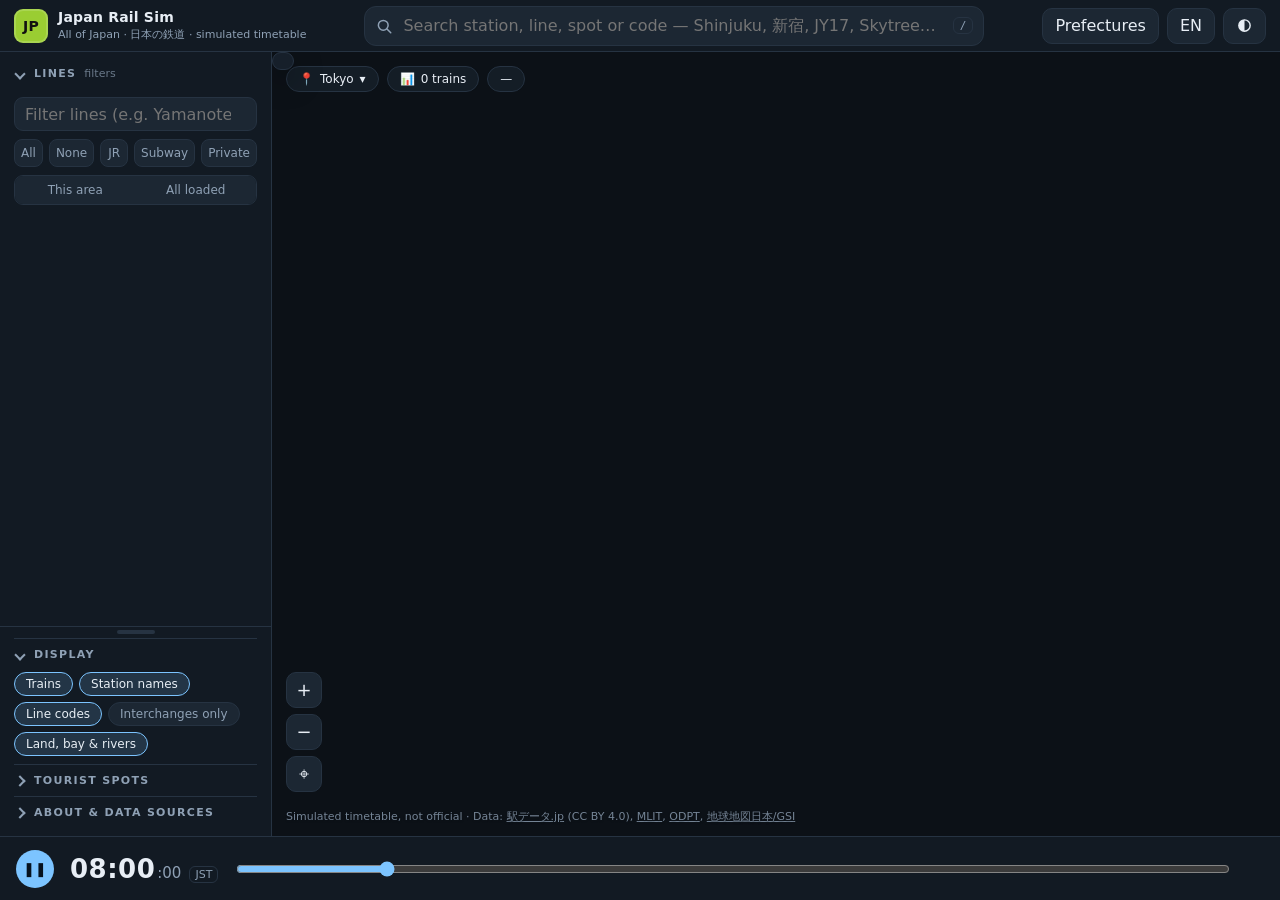
<file: index.html>
<!doctype html>
<html lang="en" data-theme="dark">
<head>
<meta charset="utf-8">
<meta name="viewport" content="width=device-width, initial-scale=1, viewport-fit=cover">
<title>Japan Rail Sim — live railway simulation of all Japan</title>
<meta name="description" content="A live, schedule-driven simulation of Japan's railways — JR, Shinkansen, subways, private lines, trams and monorails — for rail fans, with line codes, search and filters.">
<link rel="icon" href="data:image/svg+xml,%3Csvg xmlns='http://www.w3.org/2000/svg' viewBox='0 0 32 32'%3E%3Crect width='32' height='32' rx='8' fill='%239ACD32'/%3E%3Ctext x='16' y='22' font-size='16' font-weight='800' text-anchor='middle' font-family='sans-serif' fill='%23111'%3EJP%3C/text%3E%3C/svg%3E">
<link rel="stylesheet" href="css/style.css">
</head>
<body>
<div id="app">
  <header id="topbar">
    <button id="menuBtn" class="icon-btn only-mobile" aria-label="Lines menu">☰</button>
    <div class="brand">
      <span class="brand-mark">JP</span>
      <div class="brand-text"><b>Japan Rail Sim</b><small>All of Japan · 日本の鉄道 · simulated timetable</small></div>
    </div>
    <div class="search">
      <svg viewBox="0 0 24 24" width="18" height="18"><circle cx="11" cy="11" r="6.5" fill="none" stroke="currentColor" stroke-width="2"/><path d="m16 16 5 5" stroke="currentColor" stroke-width="2" stroke-linecap="round"/></svg>
      <input id="q" type="search" autocomplete="off" spellcheck="false" placeholder="Search station, line, spot or code — Shinjuku, 新宿, JY17, Skytree…">
      <kbd>/</kbd>
      <div id="results" class="results" hidden></div>
    </div>
    <div class="top-actions">
      <a href="prefectures.html" class="pill" style="display:grid;place-items:center;text-decoration:none;color:var(--text)" title="All 47 prefectures">Prefectures</a>
      <button id="langBtn" class="pill" title="Toggle language">EN</button>
      <button id="themeBtn" class="pill" title="Toggle light / dark" aria-label="Toggle light / dark"><svg viewBox="0 0 24 24" width="17" height="17" aria-hidden="true"><circle cx="12" cy="12" r="8" fill="none" stroke="currentColor" stroke-width="2"/><path d="M12 4a8 8 0 0 0 0 16z" fill="currentColor"/></svg></button>
    </div>
  </header>

  <aside id="sidebar">
    <details class="sec side-head" id="secFilters" open>
      <summary>Lines <span class="sec-hint">filters</span></summary>
      <div class="chips" id="opChips"></div>
      <input id="lineFilter" type="search" placeholder="Filter lines (e.g. Yamanote, JC, Toei)…">
      <div class="quick">
        <button data-q="all">All</button>
        <button data-q="none">None</button>
        <button data-q="jr">JR</button>
        <button data-q="subway">Subway</button>
        <button data-q="pvt">Private</button>
      </div>
      <div class="seg" id="scopeBtns"><button data-s="area">This area</button><button data-s="all">All loaded</button></div>
      <p id="areaNote" class="empty-note" style="margin:6px 0 0"></p>
    </details>
    <div id="lineList" class="line-list"></div>
    <div id="splitter" role="separator" aria-orientation="horizontal" tabindex="0" title="Drag to resize · double-click to reset"></div>
    <div class="side-foot" id="sideFoot">
      <details class="sec" id="ttSection" hidden>
        <summary>Timetable</summary>
        <div class="quick" id="ttBtns" style="margin:0 0 6px"><button data-m="sim">Simulated</button><button data-m="weekday">Weekday</button><button data-m="holiday">Holiday</button></div>
        <p id="ttNote" class="empty-note" style="margin:0 0 8px"></p>
      </details>
      <details class="sec" id="secDisplay" open>
        <summary>Display</summary>
        <div class="tpills">
          <label class="tp"><input type="checkbox" id="optTrains" checked><span>Trains</span></label>
          <label class="tp"><input type="checkbox" id="optNames" checked><span>Station names</span></label>
          <label class="tp"><input type="checkbox" id="optBadges" checked><span>Line codes</span></label>
          <label class="tp"><input type="checkbox" id="optInter"><span>Interchanges only</span></label>
          <label class="tp"><input type="checkbox" id="optWater" checked><span>Land, bay &amp; rivers</span></label>
        </div>
      </details>
      <details class="sec" id="secSpots">
        <summary>Tourist spots</summary>
        <label class="tog"><input type="checkbox" id="optPoi" checked><span>Show on map</span></label>
        <div id="poiChips" class="chips" style="margin:6px 0 0"></div>
      </details>
      <details class="sec" id="secAbout">
        <summary>About &amp; data sources</summary>
        <p class="about">The land outline and prefecture borders come from 地球地図日本 (国土地理院 / GSI, via dataofjapan/land). Stations, line order and colours outside the hand-made Tokyo/Shinkansen data come from open data: <a href="https://github.com/Seo-4d696b75/station_database" target="_blank" rel="noopener">station_database</a> (駅データ.jp, CC BY 4.0) and MLIT <a href="https://nlftp.mlit.go.jp/ksj/gml/datalist/KsjTmplt-N02-v3_1.html" target="_blank" rel="noopener">国土数値情報 N02</a>; optional real timetables from <a href="https://www.odpt.org/" target="_blank" rel="noopener">ODPT</a>. Train movements are <b>simulated</b> (not official timetables), English names are machine-romanised, and track shapes come from MLIT section geometry (a few edges fall back to straight lines).</p>
      </details>
    </div>
  </aside>

  <main id="stage">
    <canvas id="map"></canvas>
    <div id="tip" class="tip" hidden></div>
    <div class="hud tl"><button id="areaChip" class="hudbtn" title="Choose an area">📍 <span id="areaName">Tokyo</span> ▾</button><button id="btnCounts" class="hudbtn" title="Trains running per line">📊 <span id="hudTrains">0 trains</span></button><span id="hudPeriod">—</span></div>
    <div id="areaMenu" class="card amenu" hidden>
      <input id="areaQ" type="search" placeholder="Find a prefecture…">
      <div id="areaList" class="amlist"></div>
    </div>
    <div id="toast" class="toast" hidden></div>
    <div id="countCard" class="card" hidden>
      <div class="card-head"><div id="countHead"></div><button id="countClose" class="p-close" style="position:static" aria-label="Close">✕</button></div>
      <div id="countGrp" class="gchips"></div>
      <div id="countRows" class="crows"></div>
    </div>
    <div class="hud-btns">
      <button id="zin" class="icon-btn" aria-label="Zoom in">+</button>
      <button id="zout" class="icon-btn" aria-label="Zoom out">−</button>
      <button id="zfit" class="icon-btn" aria-label="Reset view" title="Reset view">⌖</button>
    </div>
    <div class="legend-note">Simulated timetable, not official · Data: <a href="https://github.com/Seo-4d696b75/station_database" target="_blank" rel="noopener">駅データ.jp</a> (CC BY 4.0), <a href="https://nlftp.mlit.go.jp/ksj/gml/datalist/KsjTmplt-N02-v3_1.html" target="_blank" rel="noopener">MLIT</a>, <a href="https://www.odpt.org/" target="_blank" rel="noopener">ODPT</a>, <a href="https://www.gsi.go.jp/kankyochiri/gm_jpn.html" target="_blank" rel="noopener">地球地図日本/GSI</a></div>
  </main>

  <aside id="panel" hidden></aside>

  <footer id="clockbar">
    <button id="play" class="play" aria-label="Play / pause">❚❚</button>
    <div class="clock"><b id="clock">08:00</b><small id="clockSec">:00</small><span id="clockTag">JST</span></div>
    <input id="scrub" type="range" min="16200" max="102600" step="30" value="28800" aria-label="Time of day">
    <div class="speeds" id="speeds"></div>
    <div class="presets" id="presets"></div>
  </footer>
</div>
<div id="scrim" hidden></div>
<script>window.TRS_VERSION = '20261135';</script>
<script src="js/data.js?v=20261135"></script>
<script src="js/data-extra.js?v=20261135"></script>
<script src="js/data-fixes.js?v=20261135"></script>
<script src="js/poi.js?v=20261135"></script>
<script src="js/land.js?v=20261135"></script>
<script src="js/geo/land.js?v=20261135"></script>
<script src="js/regions.js?v=20261135"></script>
<script src="js/facts.js?v=20261135"></script>
<script src="js/regions/fixes.js?v=20261135"></script>
<script src="js/station-badge.js?v=20261135"></script>
<script src="js/sim.js?v=20261135"></script>
<script src="js/app.js?v=20261135"></script>
<script src="js/layout.js?v=20261135"></script>
</body>
</html>
</file>
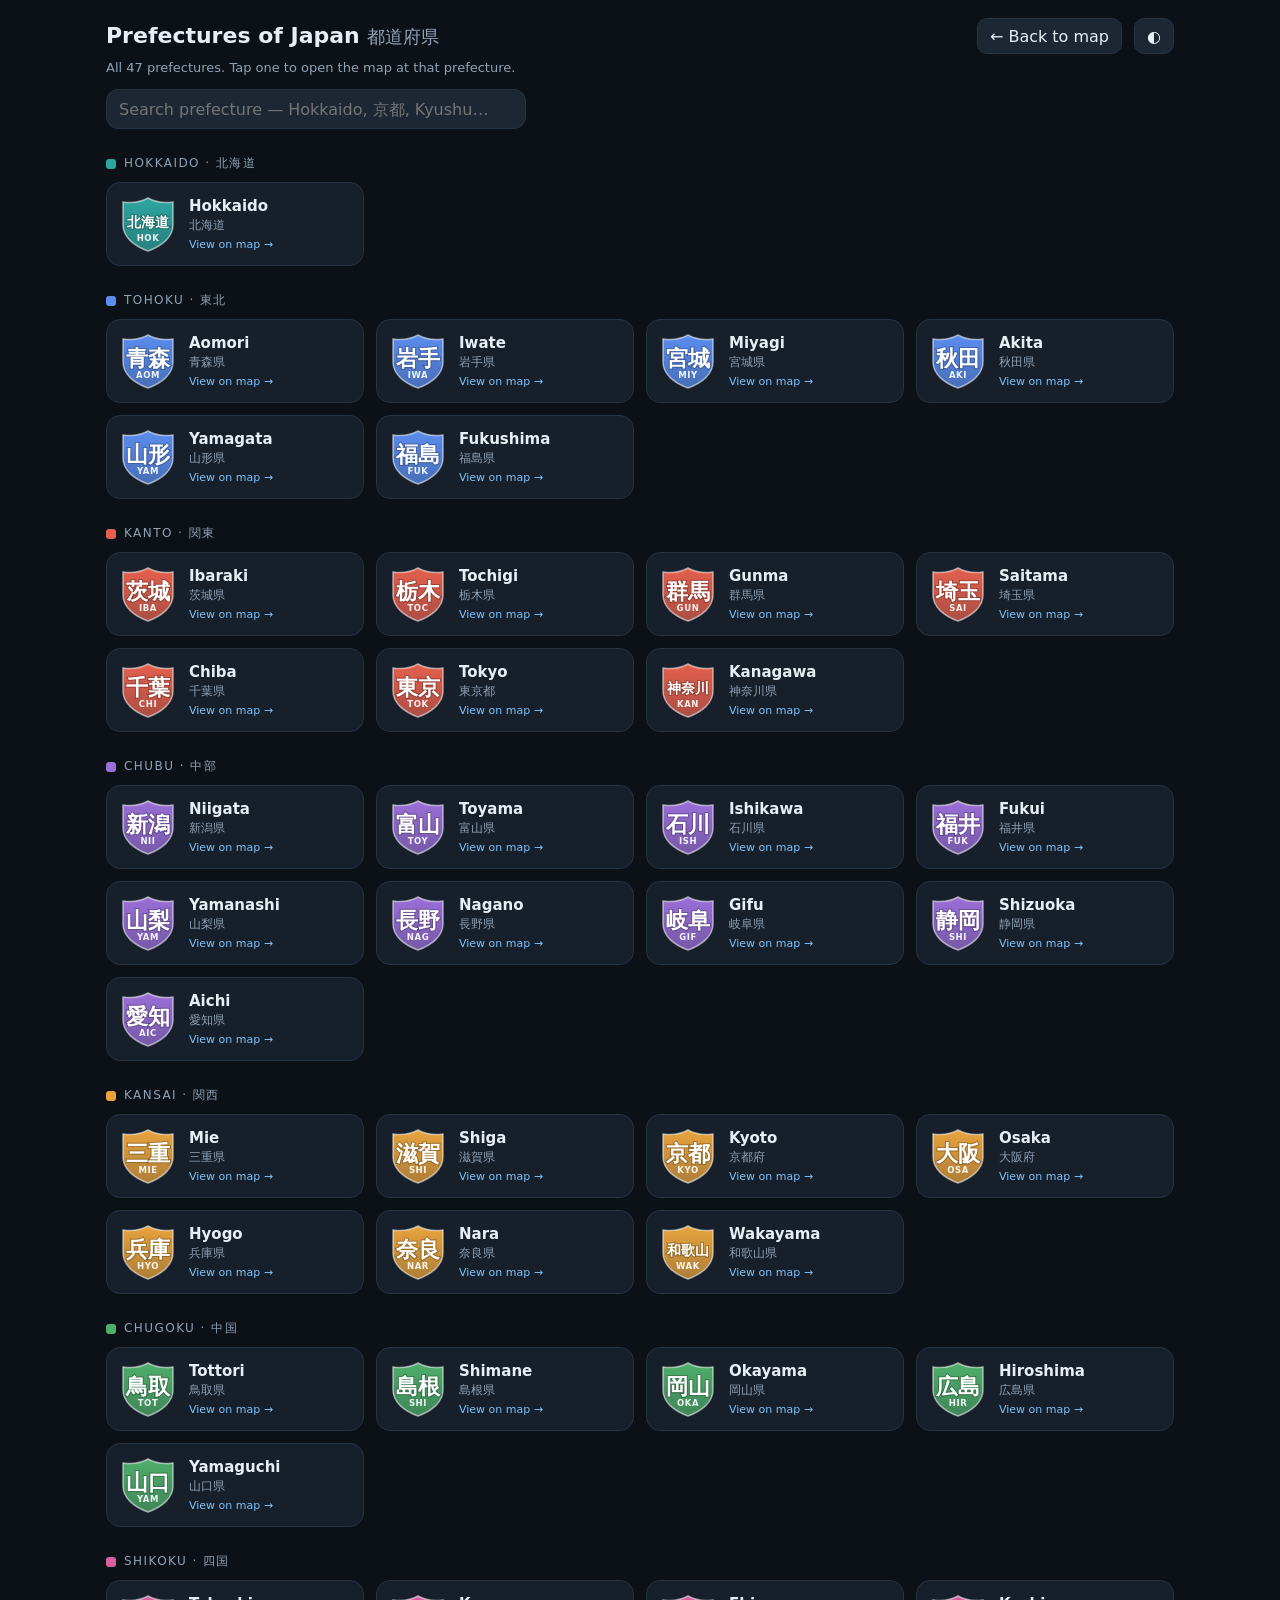
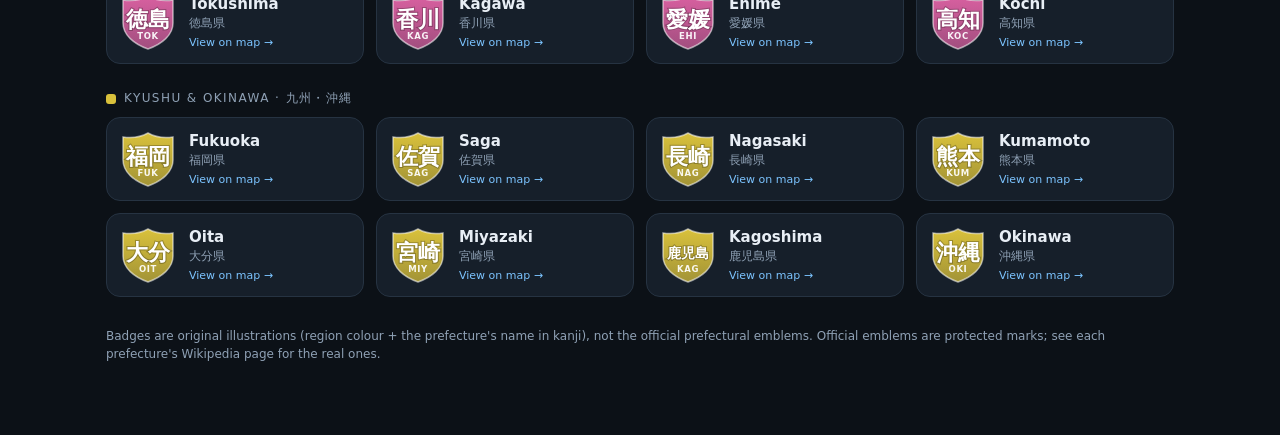
<file: prefectures.html>
<!doctype html>
<html lang="en" data-theme="dark">
<head>
<meta charset="utf-8">
<meta name="viewport" content="width=device-width, initial-scale=1">
<title>Prefectures of Japan — Rail Sim</title>
<link rel="stylesheet" href="css/style.css?v=20261131">
<style>
  html,body{height:auto;min-height:100%;overflow:auto}
  .pg{max-width:1100px;margin:0 auto;padding:18px 16px 60px}
  .pg-top{display:flex;align-items:center;gap:12px;flex-wrap:wrap;margin-bottom:6px}
  .pg-top h1{font-size:22px;margin:0;flex:1;min-width:200px}
  .pg-top a.pill{display:grid;place-items:center;text-decoration:none;color:var(--text)}
  .pg-sub{color:var(--muted);font-size:13px;margin:0 0 14px}
  .pg input[type=search]{width:100%;max-width:420px;height:40px;border-radius:12px;border:1px solid var(--line);background:var(--panel2);padding:0 12px;outline:none}
  .pg input[type=search]:focus{border-color:var(--accent)}
  .reg{margin:26px 0 10px;font-size:12px;letter-spacing:.12em;text-transform:uppercase;color:var(--muted);display:flex;align-items:center;gap:8px}
  .reg i{width:10px;height:10px;border-radius:3px;display:inline-block}
  .grid{display:grid;grid-template-columns:repeat(auto-fill,minmax(210px,1fr));gap:12px}
  .card-p{display:flex;align-items:center;gap:12px;background:var(--panel);border:1px solid var(--line);border-radius:14px;padding:12px;text-decoration:none;color:inherit;transition:border-color .15s,transform .15s}
  .card-p:hover{border-color:var(--accent);transform:translateY(-2px)}
  .card-p svg{flex:none}
  .card-p b{display:block;font-size:15px}
  .card-p small{display:block;color:var(--muted);font-size:12px;margin-top:2px}
  .card-p em{display:block;font-style:normal;font-size:11px;color:var(--accent);margin-top:4px}
  .note{color:var(--muted);font-size:12px;margin-top:30px;line-height:1.5}
</style>
</head>
<body>
<div class="pg">
  <div class="pg-top">
    <h1>Prefectures of Japan <small style="color:var(--muted);font-weight:500">都道府県</small></h1>
    <a class="pill" href="index.html">← Back to map</a>
    <button id="themeBtn" class="pill" title="Toggle theme">◐</button>
  </div>
  <p class="pg-sub">All 47 prefectures. Tap one to open the map at that prefecture.</p>
  <input id="q" type="search" placeholder="Search prefecture — Hokkaido, 京都, Kyushu…" autocomplete="off">
  <div id="out"></div>
  <p class="note">Badges are original illustrations (region colour + the prefecture's name in kanji), not the official prefectural emblems. Official emblems are protected marks; see each prefecture's Wikipedia page for the real ones.</p>
</div>
<script src="js/regions.js?v=20261131"></script>
<script>
(function () {
  const RG = TRS_REGIONS;
  const COL = { hokkaido: '#2EA6A0', tohoku: '#5B8DEF', kanto: '#E5604D', chubu: '#9A6FD8', kansai: '#E8A33D', chugoku: '#4FAE6B', shikoku: '#D860A0', kyushu: '#D9C13B' };
  const ORDER = ['hokkaido', 'tohoku', 'kanto', 'chubu', 'kansai', 'chugoku', 'shikoku', 'kyushu'];
  const short = ja => ja === '北海道' ? ja : ja.replace(/[都府県]$/, '');
  try { const th = localStorage.getItem('trs-theme'); if (th) document.documentElement.dataset.theme = th; } catch (_) {}
  document.getElementById('themeBtn').onclick = () => {
    const t = document.documentElement.dataset.theme === 'dark' ? 'light' : 'dark';
    document.documentElement.dataset.theme = t; try { localStorage.setItem('trs-theme', t); } catch (_) {}
  };
  // original badge: rounded shield in the region colour, kanji name, small English abbreviation underneath
  function badge(p, col) {
    const k = short(p.ja), fs = k.length >= 3 ? 13.5 : k.length === 2 ? 22 : 32;
    return `<svg width="58" height="58" viewBox="0 0 58 58" aria-hidden="true">
      <defs><linearGradient id="g${p.id}" x1="0" y1="0" x2="0" y2="1"><stop offset="0" stop-color="${col}"/><stop offset="1" stop-color="${col}" stop-opacity=".72"/></linearGradient></defs>
      <path d="M29 3 C38 8 47 8 54 7 V30 C54 42 43 51 29 56 C15 51 4 42 4 30 V7 C11 8 20 8 29 3Z" fill="url(#g${p.id})" stroke="rgba(255,255,255,.55)" stroke-width="1.5"/>
      <text x="29" y="${k.length >= 2 ? 28 : 31}" text-anchor="middle" dominant-baseline="middle" font-size="${fs}" font-weight="800" fill="#fff" style="paint-order:stroke;stroke:rgba(0,0,0,.25);stroke-width:2px" font-family="'Hiragino Sans','Noto Sans JP','Yu Gothic',sans-serif">${k}</text>
      <text x="29" y="46" text-anchor="middle" font-size="8.5" font-weight="700" fill="rgba(255,255,255,.92)" font-family="Inter,system-ui,sans-serif" letter-spacing=".6">${p.en.slice(0, 3).toUpperCase()}</text></svg>`;
  }
  const regOf = id => (RG.regionOfPref[id] || {}).id;
  const groupOf = id => { const r = regOf(id); return r === 'kyushu' ? 'kyushu' : r; };
  function render() {
    const f = document.getElementById('q').value.toLowerCase().replace(/\s/g, '');
    let html = '';
    ORDER.forEach(rid => {
      const reg = RG.REGIONS.find(r => r.id === rid);
      const list = RG.PREFS.filter(p => groupOf(p.id) === rid && (!f || (p.en + p.ja + reg.en + reg.ja).toLowerCase().includes(f)));
      if (!list.length) return;
      html += `<div class="reg"><i style="background:${COL[rid]}"></i>${reg.en} · ${reg.ja}</div><div class="grid">` +
        list.map(p => `<a class="card-p" href="index.html?pref=${p.id}">${badge(p, COL[rid])}<div><b>${p.en}</b><small>${p.ja}</small><em>View on map →</em></div></a>`).join('') + '</div>';
    });
    document.getElementById('out').innerHTML = html || '<p class="pg-sub" style="margin-top:20px">No prefecture matches.</p>';
  }
  document.getElementById('q').oninput = render; render();
})();
</script>
</body>
</html>
</file>
<file: css/style.css>
:root{
  --bg:#0c1117; --bg2:#121a23; --panel:#161f2a; --panel2:#1c2733; --line:#263342;
  --text:#e8eef5; --muted:#8fa1b5; --accent:#7cc4ff; --shadow:0 10px 30px rgba(0,0,0,.45);
  --radius:12px; --topH:52px; --botH:64px; --sideW:272px;
  font-family:"Inter","SF Pro Text","Segoe UI","Hiragino Sans","Noto Sans JP","Yu Gothic",system-ui,sans-serif;
}
[data-theme="light"]{
  --bg:#eef2f6; --bg2:#ffffff; --panel:#ffffff; --panel2:#f2f5f9; --line:#d9e0e8;
  --text:#14202c; --muted:#5d6f82; --accent:#0a74d6; --shadow:0 10px 30px rgba(20,40,70,.16);
}
*{box-sizing:border-box}
html,body{height:100%;margin:0;background:var(--bg);color:var(--text);overscroll-behavior:none}
button,input{font:inherit;color:inherit}
#app{display:grid;height:100dvh;grid-template-rows:var(--topH) 1fr var(--botH);grid-template-columns:var(--sideW) 1fr;
  grid-template-areas:"top top" "side stage" "bot bot"}
#topbar{grid-area:top;display:flex;align-items:center;gap:14px;padding:0 14px;background:var(--bg2);border-bottom:1px solid var(--line);z-index:30;position:relative}
.brand{display:flex;align-items:center;gap:10px;min-width:max-content}
.brand-mark{display:grid;place-items:center;width:34px;height:34px;border-radius:9px;background:#9ACD32;color:#111;font-weight:800;font-size:14px;letter-spacing:.3px;box-shadow:0 0 0 2px rgba(255,255,255,.15) inset}
.brand-text{display:flex;flex-direction:column;line-height:1.1}
.brand-text b{font-size:14px;letter-spacing:.2px}
.brand-text small{font-size:11px;color:var(--muted);margin-top:3px}
.search{position:relative;flex:1;min-width:0;max-width:620px;margin:0 auto;display:flex;align-items:center;gap:8px;background:var(--panel2);border:1px solid var(--line);border-radius:12px;padding:0 10px;height:40px;color:var(--muted)}
.search:focus-within{border-color:var(--accent);box-shadow:0 0 0 3px color-mix(in srgb,var(--accent) 25%,transparent)}
.search input{flex:1;background:none;border:0;outline:none;color:var(--text);min-width:0;height:100%}
.search input::-webkit-search-cancel-button{display:none}
kbd{font-size:11px;border:1px solid var(--line);border-radius:6px;padding:1px 6px;color:var(--muted)}
.results{position:absolute;left:0;right:0;top:46px;background:var(--panel);border:1px solid var(--line);border-radius:12px;box-shadow:var(--shadow);max-height:60vh;overflow:auto;padding:6px;z-index:50}
.res{display:flex;align-items:center;gap:10px;padding:8px 10px;border-radius:9px;cursor:pointer;color:var(--text)}
.res:hover,.res.sel{background:var(--panel2)}
.res .t{display:flex;flex-direction:column;min-width:0;line-height:1.2}
.res .t b{font-weight:600;font-size:14px}
.res .t small{color:var(--muted);font-size:12px}
.res .kind{margin-left:auto;font-size:10px;text-transform:uppercase;letter-spacing:.08em;color:var(--muted)}
.res-empty{padding:14px;color:var(--muted);font-size:13px}
.top-actions{display:flex;gap:8px}
.pill,.icon-btn{background:var(--panel2);border:1px solid var(--line);border-radius:10px;height:36px;min-width:36px;padding:0 12px;cursor:pointer}
.pill:hover,.icon-btn:hover{border-color:var(--accent)}
.icon-btn{padding:0;font-size:18px;line-height:1}
.only-mobile{display:none}

/* sidebar */
#sidebar{grid-area:side;background:var(--bg2);border-right:1px solid var(--line);display:flex;flex-direction:column;min-height:0;z-index:20;overflow:hidden}
#sidebar>.side-head{flex:none;max-height:46%;overflow:auto;scrollbar-width:thin}
#opChips{max-height:104px;overflow:auto;scrollbar-width:thin;gap:5px;margin-bottom:8px}
#opChips .chip{padding:3px 8px;font-size:11.5px;gap:5px}
.side-head{padding:6px 14px 8px;flex:none}
.sec>summary{list-style:none;cursor:pointer;display:flex;align-items:center;gap:8px;padding:9px 0;font-size:11px;text-transform:uppercase;letter-spacing:.12em;color:var(--muted);font-weight:700;user-select:none}
.sec>summary::-webkit-details-marker{display:none}
.sec>summary::before{content:"";width:6px;height:6px;border-right:2px solid currentColor;border-bottom:2px solid currentColor;transform:rotate(-45deg);transition:transform .15s;margin:0 2px 0 2px}
.sec[open]>summary::before{transform:rotate(45deg)}
.sec>summary:hover{color:var(--text)}
.sec-hint{font-weight:500;text-transform:none;letter-spacing:0;opacity:.7}
.sec:not([open])>*:not(summary){display:none}
.tgrid{display:grid;grid-template-columns:1fr 1fr;gap:0 10px}
.tgrid .tog span{font-size:12.5px}
#splitter{flex:none;height:12px;cursor:row-resize;border-top:1px solid var(--line);position:relative;touch-action:none;background:var(--bg2)}
#splitter::after{content:"";position:absolute;left:50%;top:3px;width:38px;height:4px;border-radius:4px;background:var(--line);transform:translateX(-50%);transition:background .15s}
#splitter:hover::after,#splitter.drag::after,#splitter:focus-visible::after{background:var(--accent)}
.chips{display:flex;gap:6px;flex-wrap:wrap;margin-bottom:10px}
.chip{border:1px solid var(--line);background:var(--panel2);border-radius:999px;padding:4px 10px;font-size:12px;cursor:pointer;display:flex;gap:6px;align-items:center}
.chip i{width:8px;height:8px;border-radius:50%;background:var(--muted)}
.chip.on{border-color:var(--accent);color:var(--text)}
.chip:not(.on){opacity:.55}
#lineFilter{width:100%;height:34px;border-radius:9px;border:1px solid var(--line);background:var(--panel2);padding:0 10px;outline:none}
#lineFilter:focus{border-color:var(--accent)}
.quick{display:flex;gap:6px;margin-top:8px}
.quick button{flex:1;height:28px;border-radius:8px;border:1px solid var(--line);background:var(--panel2);cursor:pointer;font-size:12px;color:var(--muted)}
.quick button:hover{color:var(--text);border-color:var(--accent)}
.line-list{flex:1 1 0;min-height:140px;overflow:auto;padding:0 8px 8px;scrollbar-width:thin}
.grp{font-size:11px;color:var(--muted);text-transform:uppercase;letter-spacing:.1em;padding:12px 8px 6px;font-weight:700}
.lrow{display:flex;align-items:center;gap:10px;padding:7px 8px;border-radius:10px;cursor:pointer;border:1px solid transparent}
.lrow:hover{background:var(--panel2)}
.lrow.active{background:var(--panel2);border-color:var(--c)}
.lrow.off{opacity:.42}
.lrow .nm{display:flex;flex-direction:column;min-width:0;line-height:1.2;flex:1}
.lrow .nm b{font-size:13px;font-weight:600;white-space:nowrap;overflow:hidden;text-overflow:ellipsis}
.lrow .nm small{font-size:11px;color:var(--muted)}
.lrow .cnt{font-size:11px;color:var(--muted);font-variant-numeric:tabular-nums;min-width:26px;text-align:right}
.eye{width:28px;height:28px;border-radius:8px;border:1px solid var(--line);background:none;cursor:pointer;display:grid;place-items:center;color:var(--muted);flex:none}
.eye:hover{border-color:var(--accent);color:var(--text)}
.lrow.off .eye{background:transparent}
.lrow:not(.off) .eye{background:var(--c);border-color:var(--c);color:var(--tc)}
.side-foot{flex:none;height:var(--footH,auto);max-height:60%;overflow:auto;padding:0 14px 8px;scrollbar-width:thin}
.side-foot .sec+.sec{border-top:1px solid var(--line)}
.tog{display:flex;align-items:center;gap:10px;padding:5px 0;font-size:13px;cursor:pointer;user-select:none}
.tog input{appearance:none;width:34px;height:20px;border-radius:999px;background:var(--line);position:relative;cursor:pointer;transition:.15s;flex:none}
.tog input::after{content:"";position:absolute;top:2px;left:2px;width:16px;height:16px;border-radius:50%;background:#fff;transition:.15s}
.tog input:checked{background:var(--accent)}
.tog input:checked::after{left:16px}

/* badges */
.bdg{display:inline-flex;align-items:center;gap:4px;flex:none}
.sym{display:inline-grid;place-items:center;min-width:26px;height:26px;padding:0 4px;background:var(--c);color:var(--tc);font-weight:800;font-size:12px;letter-spacing:.2px;line-height:1;box-shadow:0 0 0 1.5px rgba(255,255,255,.85) inset}
.sym.jr{border-radius:7px;background:#fff;color:#231F20;box-shadow:inset 0 0 0 3px var(--c)}
.sym.metro,.sym.toei{border-radius:50%;min-width:26px;width:26px;padding:0;font-size:13px;background:#fff;color:#231F20;box-shadow:inset 0 0 0 3.5px var(--c)}
.sym.sm{min-width:20px;height:20px;font-size:10px;border-radius:6px}
.sym.metro.sm,.sym.toei.sm{width:20px;min-width:20px;border-radius:50%;font-size:10px;box-shadow:inset 0 0 0 3px var(--c)}
.no{display:inline-grid;place-items:center;min-width:22px;height:20px;padding:0 4px;border:1.5px solid var(--c);border-radius:5px;font-weight:700;font-size:11px;font-variant-numeric:tabular-nums;color:var(--text)}

/* stage */
#stage{grid-area:stage;position:relative;min-width:0;min-height:0;overflow:hidden;background:var(--bg)}
#map{position:absolute;inset:0;width:100%;height:100%;display:block;touch-action:none;cursor:grab}
#map.drag{cursor:grabbing}
.hud{position:absolute;display:flex;gap:8px;z-index:5}
.hud.tl{left:14px;top:14px}
.hud span{background:color-mix(in srgb,var(--panel) 88%,transparent);backdrop-filter:blur(8px);border:1px solid var(--line);border-radius:999px;padding:5px 12px;font-size:12px;font-variant-numeric:tabular-nums}
.hud-btns{position:absolute;left:14px;bottom:44px;display:flex;flex-direction:column;gap:6px;z-index:5}
.legend-note{position:absolute;left:14px;bottom:12px;right:14px;font-size:11px;color:var(--muted);pointer-events:none;opacity:.8;text-shadow:0 1px 2px var(--bg)}
.tip{position:absolute;z-index:8;pointer-events:none;background:var(--panel);border:1px solid var(--line);border-radius:10px;padding:8px 10px;box-shadow:var(--shadow);font-size:12px;max-width:260px;display:flex;flex-direction:column;gap:6px}
.tip b{font-size:13px}
.tip .row{display:flex;gap:4px;flex-wrap:wrap}

/* panel */
#panel{position:absolute;right:14px;top:calc(var(--topH) + 12px);bottom:calc(var(--botH) + 12px);width:320px;font-size:13px;max-width:calc(100vw - 28px);background:var(--panel);border:1px solid var(--line);border-radius:var(--radius);box-shadow:var(--shadow);overflow:auto;z-index:25;scrollbar-width:thin}
#panel[hidden]{display:none}
.p-head{position:sticky;top:0;background:var(--panel);padding:16px 16px 12px;border-bottom:1px solid var(--line);z-index:2}
.p-close{position:absolute;right:10px;top:10px;width:30px;height:30px;border-radius:8px;border:1px solid var(--line);background:var(--panel2);cursor:pointer}
.p-title{font-size:20px;font-weight:700;line-height:1.15;margin:8px 34px 2px 0}
.p-sub{font-size:13px;color:var(--muted)}
.p-body{padding:12px 16px 18px}
.p-sec{margin:14px 0 8px;font-size:11px;text-transform:uppercase;letter-spacing:.12em;color:var(--muted);font-weight:700}
.hero-bar{height:6px;border-radius:99px;background:var(--c);margin-top:12px}
.kv{display:grid;grid-template-columns:repeat(3,1fr);gap:8px}
.kv div{background:var(--panel2);border-radius:10px;padding:8px 10px}
.kv b{display:block;font-size:16px;font-variant-numeric:tabular-nums}
.kv small{color:var(--muted);font-size:11px}
.brow{display:flex;align-items:center;gap:10px;padding:8px 0;border-bottom:1px dashed var(--line)}
.brow:last-child{border-bottom:0}
.brow .dest{flex:1;min-width:0;line-height:1.2}
.brow .dest b{font-size:13px;display:block}
.brow .dest small{color:var(--muted);font-size:11px}
.brow .tms{display:flex;flex-direction:column;align-items:flex-end;font-variant-numeric:tabular-nums;font-size:12px;line-height:1.35}
.brow .tms b{font-size:14px}
.btn{height:34px;border-radius:9px;border:1px solid var(--line);background:var(--panel2);padding:0 12px;cursor:pointer;font-size:13px}
.btn:hover{border-color:var(--accent)}
.btn.primary{background:var(--accent);border-color:var(--accent);color:#06121e;font-weight:600}
.btn-row{display:flex;gap:8px;margin-top:10px;flex-wrap:wrap}
.stops{position:relative;margin:4px 0 0 4px}
.stp{display:flex;align-items:center;gap:10px;padding:5px 0;position:relative;cursor:pointer;font-size:13px}
.stp::before{content:"";position:absolute;left:5px;top:0;bottom:0;width:4px;background:var(--c);opacity:.9}
.stp:first-child::before{top:50%}.stp:last-child::before{bottom:50%}
.stp i{position:relative;width:14px;height:14px;border-radius:50%;background:var(--panel);border:3px solid var(--c);flex:none;z-index:1}
.stp.pass i{background:var(--c)}
.stp.skip{opacity:.5}
.stp.skip i{width:8px;height:8px;margin:0 3px;border-width:2px}
.stp.here{font-weight:700}
.stp.here i{box-shadow:0 0 0 4px color-mix(in srgb,var(--c) 40%,transparent)}
.stp .nm{flex:1;min-width:0;white-space:nowrap;overflow:hidden;text-overflow:ellipsis}
.stp .tm{color:var(--muted);font-variant-numeric:tabular-nums;font-size:12px}
.stp .ic{display:flex;gap:3px}
.xfer{display:flex;flex-wrap:wrap;gap:6px}
.xf{display:flex;gap:6px;align-items:center;background:var(--panel2);border-radius:10px;padding:5px 8px;cursor:pointer;font-size:12px}
.xf:hover{outline:1px solid var(--accent)}
.live{display:inline-flex;align-items:center;gap:6px;font-size:12px;color:var(--muted)}
.live::before{content:"";width:8px;height:8px;border-radius:50%;background:#35d07f;box-shadow:0 0 0 0 rgba(53,208,127,.6);animation:pulse 1.6s infinite}
@keyframes pulse{70%{box-shadow:0 0 0 7px rgba(53,208,127,0)}100%{box-shadow:0 0 0 0 rgba(53,208,127,0)}}
.empty-note{color:var(--muted);font-size:13px;padding:6px 0}

/* clock bar */
#clockbar{grid-area:bot;display:flex;align-items:center;gap:16px;padding:0 16px;background:var(--bg2);border-top:1px solid var(--line);z-index:30}
.play{width:38px;height:38px;border-radius:50%;border:0;background:var(--accent);color:#06121e;font-size:14px;cursor:pointer;font-weight:800;flex:none}
.clock{display:flex;align-items:baseline;gap:2px;min-width:118px;font-variant-numeric:tabular-nums}
.clock b{font-size:26px;letter-spacing:.5px}
.clock small{font-size:15px;color:var(--muted)}
.clock span{font-size:11px;color:var(--muted);margin-left:6px;border:1px solid var(--line);border-radius:6px;padding:1px 5px}
#scrub{flex:1;min-width:80px;accent-color:var(--accent);height:28px}
.speeds,.presets{display:flex;gap:4px;flex:none}
.speeds button,.presets button{height:30px;padding:0 10px;border-radius:8px;border:1px solid var(--line);background:var(--panel2);cursor:pointer;font-size:12px;font-variant-numeric:tabular-nums}
.speeds button.on{background:var(--accent);border-color:var(--accent);color:#06121e;font-weight:700}
.presets button:hover,.speeds button:hover{border-color:var(--accent)}
#scrim{position:fixed;inset:0;background:rgba(0,0,0,.5);z-index:15}

@media (max-width:1180px){.presets{display:none}.brand-text small{display:none}}
@media (max-width:860px){
  :root{--topH:48px;--botH:84px}
  html{-webkit-text-size-adjust:100%}
  body{font-size:13px}
  button,summary,label{touch-action:manipulation;-webkit-tap-highlight-color:transparent}
  #app{grid-template-columns:minmax(0,1fr);grid-template-rows:var(--topH) 1fr calc(var(--botH) + env(safe-area-inset-bottom));grid-template-areas:"top" "stage" "bot"}
  #topbar{gap:6px;padding:0 8px}
  .only-mobile{display:inline-grid}
  .brand-text{display:none}
  .brand-mark{width:28px;height:28px;border-radius:8px;font-size:12px}
  .kbd,kbd{display:none}
  .search{height:34px;border-radius:10px;padding:0 8px;gap:6px}
  .search svg{width:15px;height:15px}
  .search input{font-size:16px;transform-origin:left center} /* 16px stops iOS zooming the page on focus */
  .results{top:40px;max-height:55vh}
  .pill,.icon-btn{height:32px;min-width:32px;border-radius:9px;font-size:12px}
  .icon-btn{font-size:16px}
  .top-actions{gap:5px}
  .top-actions .pill{padding:0 8px}
  #sidebar{overflow-y:auto;position:fixed;left:0;top:var(--topH);bottom:0;width:min(82vw,300px);font-size:12px;transform:translateX(-102%);transition:transform .2s;z-index:40;box-shadow:var(--shadow);padding-bottom:env(safe-area-inset-bottom)}
  body.menu #sidebar{transform:none}
  .tog{padding:6px 0;font-size:12px}
  #sidebar>.side-head{max-height:none;overflow:visible}
  #opChips{max-height:none}
  .tp span{font-size:11px;padding:4px 9px}
  .chip{font-size:11px;padding:4px 9px}
  .quick button{height:30px;font-size:11px}
  .lrow .nm b{font-size:12px}
  .hud.tl{left:8px;top:8px;gap:6px}
  .hud span,.hudbtn{font-size:11px;padding:4px 9px}
  .hud-btns{left:8px;bottom:auto;top:48px;gap:5px}
  .hud-btns .icon-btn{width:32px;height:32px;background:color-mix(in srgb,var(--panel) 90%,transparent);backdrop-filter:blur(8px)}
  .legend-note{display:none}
  #panel{top:auto;left:6px;right:6px;width:auto;bottom:calc(var(--botH) + 6px);max-height:46%;max-width:none;font-size:12px;border-radius:12px}
  .p-head{padding:12px 12px 10px}
  .p-title{font-size:17px}
  .p-sub{font-size:12px}
  .p-body{padding:10px 12px 14px}
  .p-close{width:28px;height:28px}
  .kv b{font-size:14px}
  .brow .dest b{font-size:12px}
  .stp{font-size:12px;padding:4px 0}
  .btn{height:32px;font-size:12px}
  .tip{max-width:200px;font-size:11px}
  #clockbar{display:grid;grid-template-columns:auto auto 1fr;grid-template-areas:"play clock speeds" "scrub scrub scrub";gap:4px 10px;align-items:center;padding:6px 12px;padding-bottom:calc(6px + env(safe-area-inset-bottom))}
  #play{grid-area:play}
  .clock{grid-area:clock;min-width:0}
  .speeds{grid-area:speeds;justify-self:end;gap:3px}
  #scrub{grid-area:scrub;min-width:0;height:22px;margin:0}
  .play{width:36px;height:36px;font-size:12px}
  .clock b{font-size:21px}
  .clock small{font-size:12px}
  .clock span{font-size:9px;margin-left:4px;padding:1px 4px}
  .speeds button{height:26px;padding:0 6px;font-size:11px;border-radius:7px}
}
@media (max-width:440px){.speeds button:nth-child(2){display:none}.speeds{gap:3px}}
@media (max-width:380px){
  .speeds button:nth-child(5){display:none}
  .brand-mark{display:none}
}
@media (max-height:480px) and (orientation:landscape){
  :root{--topH:42px;--botH:56px}
  #clockbar{display:flex;flex-wrap:nowrap;padding-top:4px;padding-bottom:4px}
  #scrub{flex:1}
  #panel{max-height:70%;width:340px;left:auto;right:6px}
}

.p-head .xfer{padding-right:38px}

/* private-railway symbol, tourist icons, counts card */
.sym.pvt{border-radius:999px;min-width:30px;padding:0 6px}
.sym.pvt.sm{min-width:24px;border-radius:999px}
.poi-ic{display:inline-grid;place-items:center;width:30px;height:30px;border-radius:50%;border:2.5px solid var(--c);background:var(--panel2);font-size:16px;flex:none}
.poi-cat{font-size:12px;color:var(--c);font-weight:700;margin-left:8px}
.brow.clickable{cursor:pointer}.brow.clickable:hover{background:var(--panel2)}
.hudbtn{background:color-mix(in srgb,var(--panel) 88%,transparent);backdrop-filter:blur(8px);border:1px solid var(--line);border-radius:999px;padding:5px 12px;font-size:12px;cursor:pointer;display:flex;gap:6px;align-items:center}
.hudbtn span{background:none;border:0;padding:0;backdrop-filter:none}
.hudbtn:hover,.hudbtn.on{border-color:var(--accent)}
.card{position:absolute;left:14px;top:54px;width:300px;max-height:calc(100% - 140px);display:flex;flex-direction:column;background:var(--panel);border:1px solid var(--line);border-radius:var(--radius);box-shadow:var(--shadow);z-index:12;overflow:hidden}
.card[hidden]{display:none}
.card-head{display:flex;align-items:center;justify-content:space-between;padding:12px 14px 6px;font-size:14px}
.card-head b{font-size:20px}.muted{color:var(--muted);font-size:12px}
.card-head .p-close{width:28px;height:28px}
.gchips{display:flex;gap:6px;flex-wrap:wrap;padding:2px 14px 8px}
.gchip{display:flex;gap:6px;align-items:center;font-size:11px;background:var(--panel2);border-radius:999px;padding:3px 9px;color:var(--muted)}
.gchip i{width:8px;height:8px;border-radius:50%}.gchip b{color:var(--text)}
.crows{overflow:auto;padding:0 8px 10px;scrollbar-width:thin}
.crow{display:grid;grid-template-columns:auto 1fr 70px 28px;align-items:center;gap:8px;padding:5px 6px;border-radius:9px;cursor:pointer;font-size:12px}
.crow:hover{background:var(--panel2)}.crow.off{opacity:.4}
.crow .cn{display:flex;flex-direction:column;min-width:0;line-height:1.2;white-space:nowrap;overflow:hidden;text-overflow:ellipsis}
.crow .split{color:var(--muted);font-size:10px}
.crow .bar{height:6px;background:var(--panel2);border-radius:99px;overflow:hidden}
.crow .bar i{display:block;height:100%;background:var(--c);border-radius:99px;transition:width .3s}
.crow .cc{text-align:right;font-variant-numeric:tabular-nums;font-size:14px}
@media (max-width:860px){.card{left:8px;right:8px;width:auto;top:44px;max-height:48%;font-size:12px}.card-head b{font-size:17px}}

.sym.tram{border-radius:5px;min-width:30px;padding:0 6px}
.sym.tram.sm{min-width:24px}
.sym.mono{clip-path:polygon(12% 0,88% 0,100% 50%,88% 100%,12% 100%,0 50%);min-width:32px;padding:0 8px;border-radius:0}
.sym.mono.sm{min-width:26px}

/* areas, scope toggle, toast */
.seg{display:flex;margin-top:8px;border:1px solid var(--line);border-radius:9px;overflow:hidden}
.seg button{flex:1;height:28px;border:0;background:var(--panel2);color:var(--muted);font-size:12px;cursor:pointer}
.seg button.on{background:var(--accent);color:#0b1520;font-weight:700}
.linkbtn{margin-top:8px;border:1px solid var(--line);background:var(--panel2);color:var(--text);border-radius:8px;padding:5px 10px;font-size:12px;cursor:pointer}
.amenu{left:14px;top:52px;width:300px;max-height:min(60%,420px);padding:8px}
.amenu input{width:100%;height:32px;border-radius:8px;border:1px solid var(--line);background:var(--panel2);padding:0 10px;outline:none;margin-bottom:6px}
.amenu input:focus{border-color:var(--accent)}
.amlist{overflow:auto;scrollbar-width:thin}
.amrow{display:flex;justify-content:space-between;align-items:center;gap:8px;padding:6px 8px;border-radius:8px;cursor:pointer;font-size:13px}
.amrow:hover,.amrow.cur{background:var(--panel2)}
.amrow small{color:var(--muted)}.amrow em{font-style:normal;font-size:11px;color:var(--accent)}
.amrow.nodata{opacity:.55}.amrow.nodata em{color:var(--muted)}
.toast{position:absolute;left:50%;bottom:64px;transform:translateX(-50%);background:var(--panel);border:1px solid var(--line);border-radius:999px;padding:7px 16px;font-size:12.5px;box-shadow:var(--shadow);z-index:30;pointer-events:none}
.toast[hidden]{display:none}

.sym.shin{clip-path:polygon(10% 0,100% 0,90% 100%,0 100%);min-width:34px;padding:0 9px;border-radius:0;letter-spacing:.02em}
.sym.shin.sm{min-width:28px}
.legend-note a{color:inherit;text-decoration:underline;pointer-events:auto}
.about{font-size:11.5px;line-height:1.5;color:var(--muted);margin:6px 2px 2px}
.about a{color:var(--accent,inherit)}

/* display switches as compact pills (they used to take five full rows) */
.tpills{display:flex;flex-wrap:wrap;gap:6px;padding:2px 0 8px}
.tp{cursor:pointer;user-select:none}
.tp input{position:absolute;opacity:0;pointer-events:none}
.tp span{display:block;border:1px solid var(--line);background:var(--panel2);border-radius:999px;padding:4px 11px;font-size:12px;color:var(--muted);transition:.12s}
.tp:hover span{border-color:var(--accent);color:var(--text)}
.tp input:checked+span{border-color:var(--accent);background:color-mix(in srgb,var(--accent) 16%,transparent);color:var(--text)}
.tp input:focus-visible+span{outline:2px solid var(--accent);outline-offset:2px}
.top-actions .pill svg{display:block;margin:auto}
</file>
